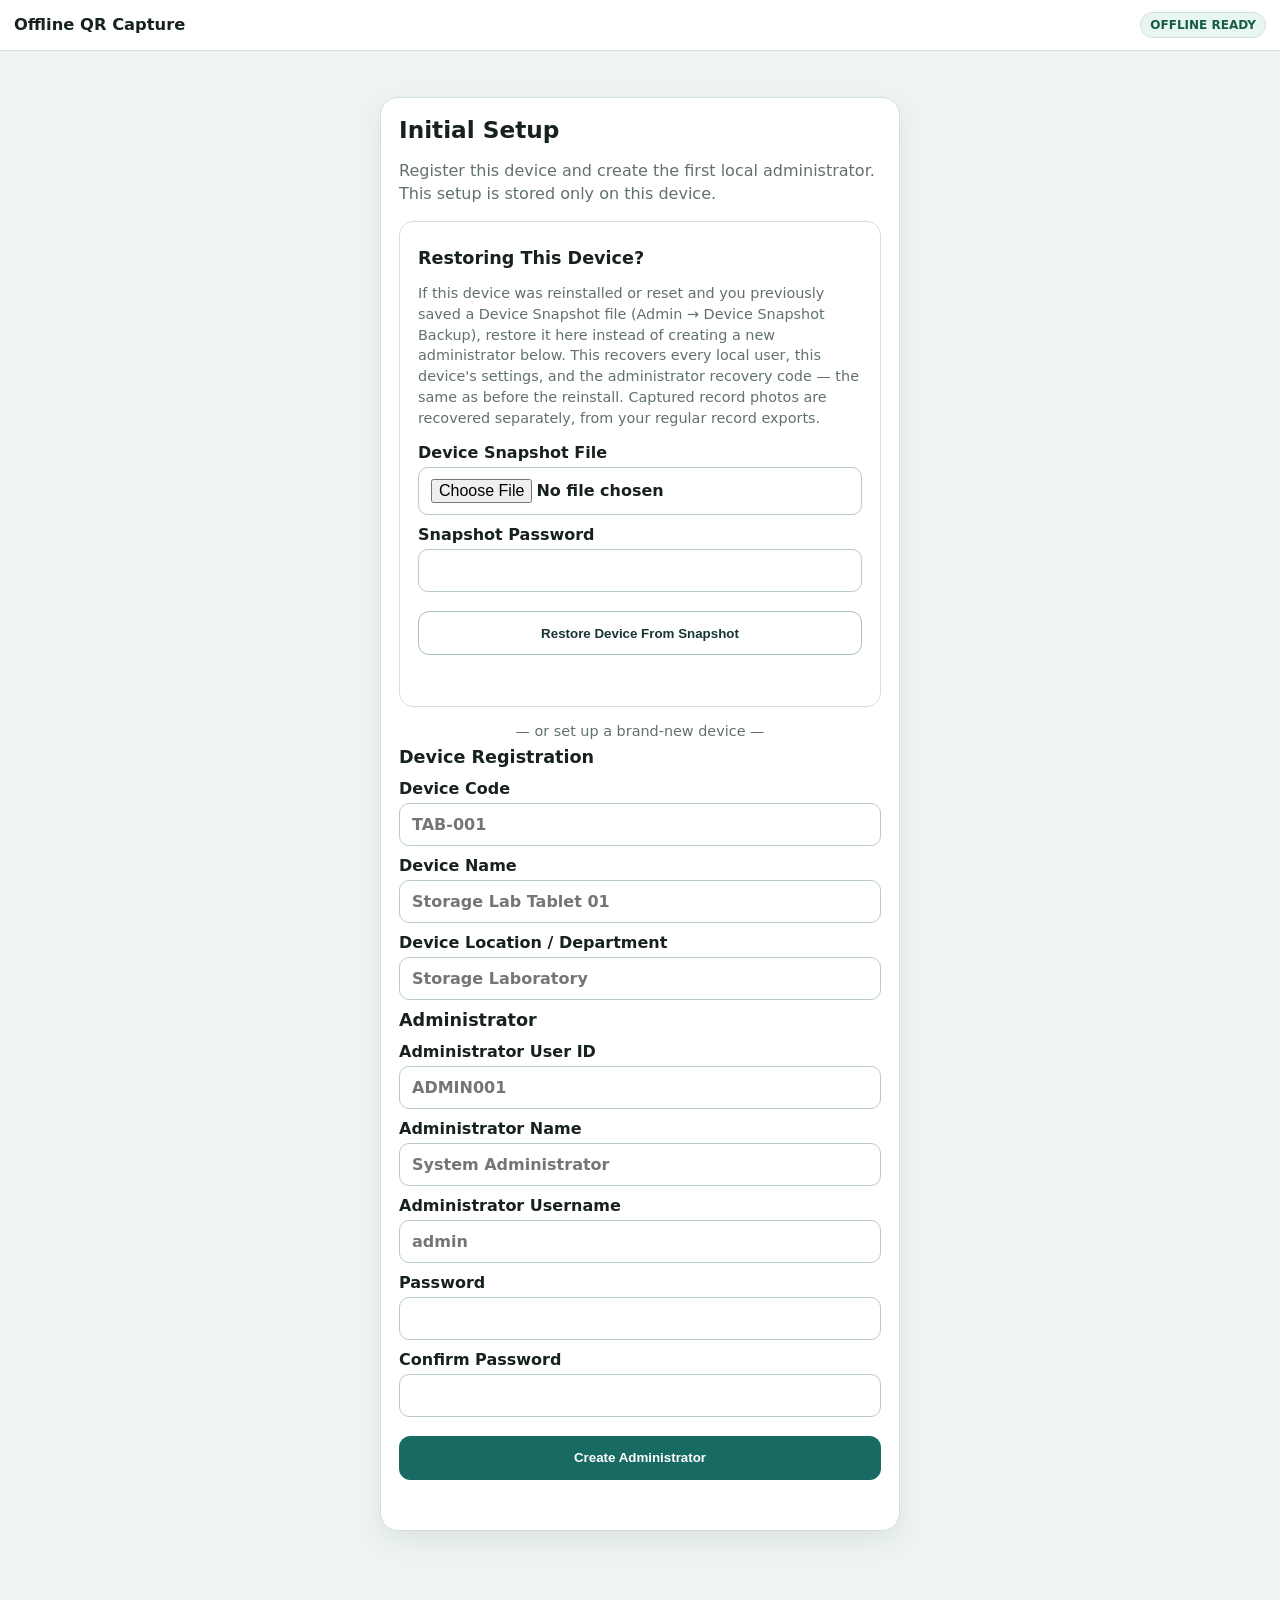
<file: index.html>
<!doctype html>
<html lang="en">
<head>
  <meta charset="utf-8">
  <meta name="viewport" content="width=device-width,initial-scale=1,viewport-fit=cover">
  <meta name="theme-color" content="#176b63">
  <meta name="apple-mobile-web-app-capable" content="yes">
  <meta name="mobile-web-app-capable" content="yes">
  <title>Offline QR Capture</title>
  <link rel="manifest" href="manifest.json">
  <link rel="stylesheet" href="assets/style.css">
</head>
<body>
  <header class="topbar">
    <div>
      <strong id="appTitle">Offline QR Capture</strong>
      <small id="userBadge" class="subtle"></small>
    </div>
    <div class="top-actions">
      <span id="offlineBadge" class="badge ok">OFFLINE READY</span>
      <button id="installBtn" class="button secondary hidden" type="button">Install App</button>
    </div>
  </header>

  <main id="app" class="shell">
    <section id="setupView" class="view hidden">
      <div class="card narrow">
        <h1>Initial Setup</h1>
        <p class="muted">Register this device and create the first local administrator. This setup is stored only on this device.</p>

        <div id="restoreDeviceBlock" class="card inner">
          <h2>Restoring This Device?</h2>
          <p class="muted small">If this device was reinstalled or reset and you previously saved a Device Snapshot file (Admin → Device Snapshot Backup), restore it here instead of creating a new administrator below. This recovers every local user, this device's settings, and the administrator recovery code — the same as before the reinstall. Captured record photos are recovered separately, from your regular record exports.</p>
          <label>Device Snapshot File<input id="restoreSnapshotFile" type="file" accept="application/json,.json"></label>
          <label>Snapshot Password<input id="restoreSnapshotPassword" type="password" autocomplete="off"></label>
          <button id="restoreSnapshotBtn" class="button full" type="button">Restore Device From Snapshot</button>
          <p id="restoreMsg" class="message"></p>
        </div>
        <div class="row" style="justify-content:center"><span class="muted small">— or set up a brand-new device —</span></div>

        <form id="setupForm">
          <h2>Device Registration</h2>
          <label>Device Code<input id="setupDeviceCode" required maxlength="40" placeholder="TAB-001"></label>
          <label>Device Name<input id="setupDeviceName" required maxlength="100" placeholder="Storage Lab Tablet 01"></label>
          <label>Device Location / Department<input id="setupDeviceLocation" maxlength="120" placeholder="Storage Laboratory"></label>
          <h2>Administrator</h2>
          <label>Administrator User ID<input id="setupCode" required maxlength="80" placeholder="ADMIN001"></label>
          <label>Administrator Name<input id="setupName" required maxlength="160" placeholder="System Administrator"></label>
          <label>Administrator Username<input id="setupUsername" required maxlength="80" autocomplete="username" placeholder="admin"></label>
          <label>Password<input id="setupPassword" type="password" minlength="8" required autocomplete="new-password"></label>
          <label>Confirm Password<input id="setupPassword2" type="password" minlength="8" required autocomplete="new-password"></label>
          <button class="button primary full" type="submit">Create Administrator</button>
          <p id="setupMsg" class="message"></p>
        </form>
        <div id="recoveryKit" class="card inner hidden">
          <h2>Administrator Recovery Code</h2>
          <p class="warning">Save this code outside the tablet. It can reset the local administrator password if it is forgotten.</p>
          <div id="recoveryCodeText" class="recovery-code"></div>
          <button id="downloadRecoveryBtn" class="button full" type="button">Download Recovery File</button>
          <button id="continueToLoginBtn" class="button primary full" type="button">I Saved the Recovery Code — Continue</button>
        </div>
      </div>
    </section>

    <section id="loginView" class="view hidden">
      <div class="card narrow">
        <h1>Sign In</h1>
        <p class="muted">All login checks happen locally on this device.</p>
        <form id="loginForm">
          <label>Username<input id="loginUsername" required autocomplete="username"></label>
          <label>Password
            <div class="input-row"><input id="loginPassword" type="password" required autocomplete="current-password"><button id="togglePassword" type="button" class="button secondary">Show</button></div>
          </label>
          <button class="button primary full" type="submit">Login</button>
          <button id="recoverAdminBtn" class="button secondary full" type="button">Recover Administrator Password</button>
          <p class="muted small">Use the recovery code saved during first-time setup. Recovery works only on this device.</p>
          <p id="loginMsg" class="message"></p>
        </form>
      </div>
    </section>

    <section id="dashboardView" class="view hidden">
      <div class="card hero">
        <h1>Dashboard</h1>
        <p><strong>User ID:</strong> <span id="dashUserCode"></span></p>
        <p><strong>Name:</strong> <span id="dashName"></span></p>
        <p><strong>Role:</strong> <span id="dashRole"></span></p>
        <p><strong>Device:</strong> <span id="dashDevice"></span></p>
        <p class="muted"><span id="versionText"></span></p>
      </div>
      <div class="stats">
        <div class="stat"><span>Today</span><strong id="todayCount">0</strong></div>
        <div class="stat"><span>Your Records</span><strong id="userCount">0</strong></div>
        <div class="stat"><span>Storage</span><strong id="storageText">—</strong></div>
      </div>
      <div class="card actions-card">
        <button id="newScanBtn" class="button primary big full" type="button">New Scan</button>
        <button id="viewRecordsBtn" class="button full" type="button">View Records</button>
        <button id="exportMineBtn" class="button full" type="button">Export New Records</button>
        <button id="reexportMineBtn" class="button secondary full" type="button">Re-export My Records</button>
        <button id="adminBtn" class="button full hidden" type="button">Admin</button>
        <button id="logoutBtn" class="button danger full" type="button">Log Out</button>
      </div>
      <div id="backupReminder" class="card warning hidden"></div>
    </section>

    <section id="scanView" class="view hidden">
      <div class="card">
        <div class="row between"><div><h1>New Scan</h1><p class="muted">User: <strong id="scanUserCode"></strong></p></div><button id="scanBackBtn" class="button secondary" type="button">Back</button></div>
        <p>Point the camera at the bottle and keep <strong>one Label A</strong> and <strong>one Label B</strong> visible in the same frame. Scanning is automatic. The app continuously tries cylindrical un-distortion presets until both valid labels are decoded.</p>
        <div id="cameraStage" class="camera-stage live-scan-stage">
          <video id="cameraVideo" autoplay playsinline muted></video>
          <div class="scan-guide" aria-hidden="true"><div class="scan-guide-box"></div></div>
        </div>
        <div class="scan-status-grid" aria-live="polite">
          <div id="labelAStatus" class="scan-status"><span>Label A</span><strong>Searching...</strong></div>
          <div id="labelBStatus" class="scan-status"><span>Label B</span><strong>Searching...</strong></div>
        </div>
        <div id="cameraControls" class="actions">
          <button id="switchCameraBtn" class="button secondary big" type="button">Switch Camera</button>
          <button id="torchBtn" class="button secondary big hidden" type="button">Torch Off</button>
          <button id="cancelScanBtn" class="button danger big" type="button">Cancel</button>
        </div>
        <div id="processPanel" class="process hidden"><div class="spinner"></div><strong id="processText">Processing...</strong></div>
        <p id="scanMsg" class="message"></p>
      </div>
    </section>

    <section id="successView" class="view hidden">
      <div class="card narrow success-card">
        <div class="success-icon">✓</div>
        <h1>Record Saved Locally</h1>
        <div id="successDetails" class="details"></div>
        <button id="successNewBtn" class="button primary full" type="button">New Scan</button>
        <button id="successViewBtn" class="button full" type="button">View Record</button>
        <button id="successDashBtn" class="button secondary full" type="button">Dashboard</button>
      </div>
    </section>

    <section id="recordsView" class="view hidden">
      <div class="card">
        <div class="row between"><div><h1 id="recordsHeading">My Records</h1><p id="recordsSub" class="muted"></p></div><button id="recordsBackBtn" class="button secondary" type="button">Back</button></div>
        <div class="filters">
          <label>Search QR<input id="recordSearch" placeholder="QR text"></label>
          <label>From<input id="recordFrom" type="date"></label>
          <label>To<input id="recordTo" type="date"></label>
          <label>Sort<select id="recordSort"><option value="desc">Newest first</option><option value="asc">Oldest first</option></select></label>
          <label id="adminUserFilterWrap" class="hidden">User<select id="adminUserFilter"><option value="">All users</option></select></label>
        </div>
        <div class="row"><button id="listModeBtn" class="button secondary" type="button">List</button><button id="galleryModeBtn" class="button secondary" type="button">Gallery</button></div>
        <div class="engine-legend" aria-label="Engine side color legend"><span class="legend-chip legend-left">LH / Left engine</span><span class="legend-chip legend-right">RH / Right engine</span><span class="legend-chip legend-unknown">? / Unknown side</span></div>
        <p class="muted small">Records are grouped by capture date. Engine-side colors are a visual review aid and do not automatically mark a record as incorrect.</p>
        <div id="recordsList" class="records-list"></div>
        <button id="loadMoreBtn" class="button full hidden" type="button">Load More</button>
        <p id="recordsMsg" class="message"></p>
      </div>
    </section>

    <section id="detailView" class="view hidden">
      <div class="card">
        <div class="row between"><h1>Record Details</h1><button id="detailBackBtn" class="button secondary" type="button">Back</button></div>
        <img id="detailImage" class="detail-image" alt="Saved capture">
        <div id="detailMeta" class="details"></div>
        <button id="engineHoursBtn" class="button full" type="button">Add / Update Engine Hours</button>
        <button id="deleteRecordBtn" class="button danger full hidden" type="button">Pseudo-delete Record</button>
      </div>
    </section>

    <section id="adminView" class="view hidden">
      <div class="card">
        <div class="row between"><div><h1>Admin</h1><p class="muted">Manage local users, settings and records.</p></div><button id="adminBackBtn" class="button secondary" type="button">Back</button></div>
        <div class="admin-grid">
          <form id="createUserForm" class="inner card">
            <h2>Create User</h2>
            <label>User ID<input id="newUserCode" required maxlength="80"></label>
            <label>Full Name<input id="newUserName" required maxlength="160"></label>
            <label>Username<input id="newUsername" required maxlength="80"></label>
            <label>Password<input id="newUserPassword" type="password" minlength="8" required></label>
            <label>Role<select id="newUserRole"><option value="user">User</option><option value="admin">Admin</option></select></label>
            <button class="button primary full" type="submit">Create User</button>
          </form>
          <div class="inner card">
            <h2>Settings</h2>
            <label>GPS Required<select id="gpsRequired"><option value="1">Yes</option><option value="0">No</option></select></label>
            <label>Image max width<input id="imageMaxWidth" type="number" min="640" max="4096" value="1600"></label>
            <label>JPEG quality (0.50–0.95)<input id="jpegQuality" type="number" min="0.5" max="0.95" step="0.05" value="0.8"></label>
            <label>User may pseudo-delete records<select id="allowUserDelete"><option value="0">No</option><option value="1">Yes</option></select></label>
            <label>Device Code<input id="deviceCode" maxlength="40"></label>
            <label>Device Name<input id="deviceName" maxlength="100"></label>
            <label>Device Location<input id="deviceLocation" maxlength="120"></label>
            <label>Oil Specification<input id="oilSpec" maxlength="80" value="Turbonic210A"></label>
            <button id="saveSettingsBtn" class="button primary full" type="button">Save Settings</button>
          </div>
        </div>
        <p id="adminMsg" class="message"></p>

        <h2>Existing Users</h2>
        <div class="tablewrap"><table><thead><tr><th>User ID</th><th>Name</th><th>Username</th><th>Role</th><th>Status</th><th>Actions</th></tr></thead><tbody id="usersTable"></tbody></table></div>

        <div class="card inner">
          <h2>Device Snapshot Backup (Reinstall Recovery)</h2>
          <p class="muted">Creates one encrypted file with every local user, this device's settings, and the administrator recovery verifier/state — everything a fresh install needs to restore the same local logins and device identity if it's ever uninstalled, reset, or replaced. It does not include captured record photos; use the exports above/below for those. Take a fresh snapshot any time users or settings change.</p>
          <p id="snapshotReminderMsg" class="muted small"></p>
          <div class="actions"><button id="exportSnapshotBtn" class="button" type="button">Export Device Snapshot</button></div>
          <p id="snapshotMsg" class="message"></p>
        </div>

        <div class="card inner">
          <h2>Multi-Device User Provisioning</h2>
          <p class="muted">Export the local user list as an encrypted package and import it on another authorized tablet. Device registration remains unique on each tablet.</p>
          <div class="actions">
            <button id="exportUsersBtn" class="button" type="button">Export Users Package</button>
            <button id="importUsersBtn" class="button" type="button">Import Users Package</button>
            <input id="importUsersFile" type="file" accept="application/json,.json" class="hidden">
          </div>
          <p id="provisionMsg" class="message"></p>
        </div>

        <div class="card inner">
          <h2>Local Data</h2>
          <div class="actions"><button id="viewAllRecordsBtn" class="button" type="button">View All Records</button><button id="exportAllPendingBtn" class="button" type="button">Export New Records (All Users)</button><button id="reexportAllBtn" class="button secondary" type="button">Re-export All Records</button></div>
          <p class="muted">Exports create a batch ID but do not permanently mark records as delivered. Records remain re-exportable. Each ZIP is limited to 100 records and approximately 120 MB of source images. Pseudo-deleted records are excluded.</p>
        </div>
      </div>
    </section>
  </main>

  <script src="assets/jszip.min.js"></script>
  <script src="assets/time.js"></script>
  <script src="assets/db.js"></script>
  <script src="assets/auth.js"></script>
  <script src="assets/camera.js"></script>
  <script src="assets/dewarp.js"></script>
  <script src="assets/label-schema.js"></script>
  <script src="assets/qr-reader.js"></script>
  <script src="assets/backup.js"></script>
  <script src="assets/app.js"></script>
</body>
</html>
</file>
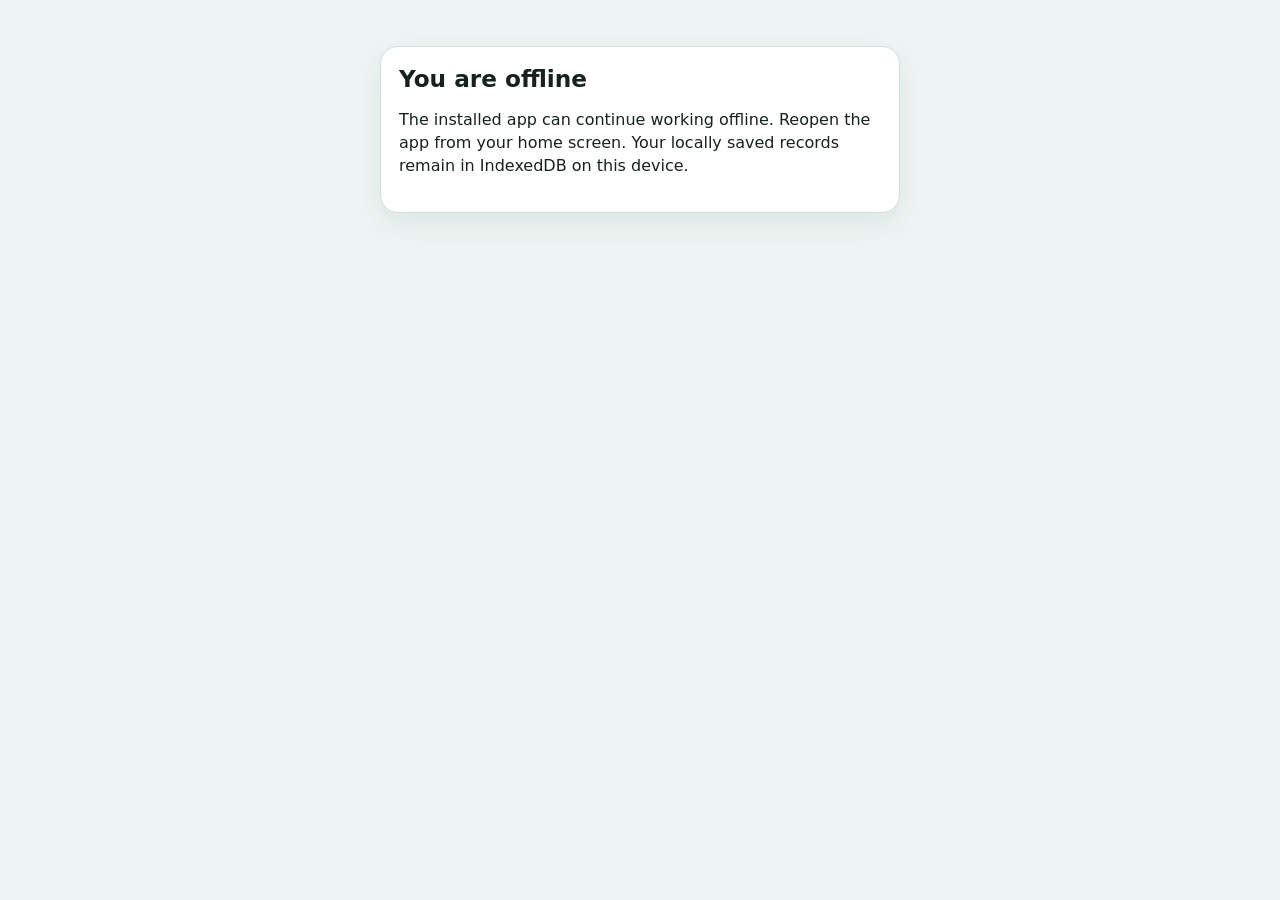
<file: offline.html>
<!doctype html><html><head><meta charset="utf-8"><meta name="viewport" content="width=device-width,initial-scale=1"><title>Offline QR Capture</title><link rel="stylesheet" href="assets/style.css"></head><body><main class="shell"><section class="card narrow"><h1>You are offline</h1><p>The installed app can continue working offline. Reopen the app from your home screen. Your locally saved records remain in IndexedDB on this device.</p></section></main></body></html>
</file>
<file: assets/style.css>
:root{font-family:system-ui,-apple-system,BlinkMacSystemFont,"Segoe UI",Roboto,Arial,sans-serif;color:#172120;background:#eef4f3;--primary:#176b63;--primary2:#0f514b;--danger:#a12b2b;--border:#d2dfdc;--muted:#60716e;--card:#fff;--shadow:0 10px 28px rgba(16,59,54,.08)}*{box-sizing:border-box}body{margin:0;min-height:100vh;background:#eef4f3}.topbar{position:sticky;top:0;z-index:10;display:flex;justify-content:space-between;gap:12px;align-items:center;padding:12px max(14px,env(safe-area-inset-left));background:#fff;border-bottom:1px solid var(--border)}.topbar strong{display:block;font-size:1.02rem}.topbar small{display:block;margin-top:2px}.top-actions{display:flex;align-items:center;gap:8px}.shell{width:min(100%,980px);margin:auto;padding:18px 14px 80px}.view.hidden,.hidden{display:none!important}.card{background:var(--card);border:1px solid var(--border);border-radius:18px;padding:18px;margin-bottom:16px;box-shadow:var(--shadow)}.card.inner{box-shadow:none;border-radius:14px}.narrow{max-width:520px;margin:28px auto}.hero{background:linear-gradient(145deg,#fff,#f6fbfa)}h1{font-size:1.45rem;margin:0 0 12px}h2{font-size:1.1rem;margin:8px 0 12px}p{line-height:1.45}.muted,.subtle{color:var(--muted)}label{display:block;font-weight:650;margin:10px 0}input,select,textarea{width:100%;font:inherit;border:1px solid #b9cbc7;border-radius:10px;padding:11px 12px;background:#fff;color:#172120;margin-top:5px}textarea{min-height:70px;resize:vertical}.input-row{display:flex;gap:8px}.input-row input{flex:1}.button{appearance:none;border:1px solid #a9c2bd;border-radius:11px;background:#fff;color:#173532;font-weight:750;padding:11px 14px;min-height:44px;cursor:pointer;text-decoration:none;display:inline-flex;align-items:center;justify-content:center;gap:6px}.button:disabled{opacity:.55;cursor:not-allowed}.button.primary{background:var(--primary);border-color:var(--primary);color:#fff}.button.primary:hover{background:var(--primary2)}.button.secondary{background:#edf5f3}.button.danger{background:#fff5f5;color:var(--danger);border-color:#e3bcbc}.button.full{width:100%;margin-top:9px}.button.big{font-size:1.08rem;min-height:54px}.actions{display:flex;gap:9px;flex-wrap:wrap;margin-top:14px}.actions-card{max-width:620px}.row{display:flex;gap:10px;align-items:center}.between{justify-content:space-between}.stats{display:grid;grid-template-columns:repeat(3,1fr);gap:10px;margin-bottom:16px}.stat{background:#fff;border:1px solid var(--border);border-radius:14px;padding:14px;text-align:center}.stat span{display:block;color:var(--muted);font-size:.84rem}.stat strong{display:block;font-size:1.35rem;margin-top:4px}.badge,.pill{display:inline-block;padding:5px 9px;border-radius:999px;font-size:.75rem;font-weight:800;border:1px solid var(--border);background:#f5f8f7}.badge.ok{background:#e8f6f0;color:#175d45}.warning{background:#fff7e8;border:1px solid #f0d79d;border-radius:12px;padding:12px;color:#73591d}.message{min-height:1.4em;margin:10px 0 0}.message.error{color:#9a2323}.message.success{color:#176b45}.camera-stage{background:#111;border-radius:16px;overflow:hidden;min-height:280px;display:flex;align-items:center;justify-content:center}.camera-stage video,.preview{display:block;width:100%;max-height:68vh;object-fit:contain;background:#111}.process{display:flex;align-items:center;gap:10px;margin:14px 0}.spinner{width:22px;height:22px;border:3px solid #d8e5e2;border-top-color:var(--primary);border-radius:50%;animation:spin 1s linear infinite}@keyframes spin{to{transform:rotate(360deg)}}.success-card{text-align:center}.success-icon{width:64px;height:64px;margin:0 auto 12px;border-radius:50%;background:#dff3e8;color:#176b45;display:grid;place-items:center;font-size:2rem;font-weight:900}.details{display:grid;gap:8px;text-align:left}.detail-row{display:grid;grid-template-columns:minmax(110px,35%) 1fr;gap:10px;padding:8px 0;border-bottom:1px solid #edf2f1;word-break:break-word}.filters{display:grid;grid-template-columns:repeat(4,minmax(0,1fr));gap:10px}.records-list{display:grid;gap:12px;margin-top:14px}.records-list.gallery{grid-template-columns:repeat(3,minmax(0,1fr))}.record{border:1px solid var(--border);border-radius:14px;padding:11px;background:#fff;cursor:pointer}.record:hover{border-color:#91b8b0}.record img{width:96px;height:96px;object-fit:cover;border-radius:10px;background:#ddd}.record-row{display:flex;gap:12px}.record-meta{flex:1;min-width:0}.record-meta p{margin:4px 0;font-size:.9rem;word-break:break-word}.gallery .record-row{display:block}.gallery .record img{width:100%;height:180px}.detail-image{width:100%;max-height:70vh;object-fit:contain;background:#111;border-radius:14px;margin:8px 0 15px}.admin-grid{display:grid;grid-template-columns:1fr 1fr;gap:14px}.tablewrap{overflow:auto}table{width:100%;border-collapse:collapse}th,td{padding:10px;border-bottom:1px solid #e4ecea;text-align:left;vertical-align:top;white-space:nowrap}th{font-size:.82rem;color:var(--muted)}.file-button{cursor:pointer}@media(max-width:700px){.stats{grid-template-columns:1fr 1fr}.stats .stat:last-child{grid-column:1/-1}.filters{grid-template-columns:1fr 1fr}.admin-grid{grid-template-columns:1fr}.records-list.gallery{grid-template-columns:1fr 1fr}.topbar{align-items:flex-start;flex-direction:column}.top-actions{width:100%;justify-content:space-between}}@media(max-width:430px){.filters{grid-template-columns:1fr}.records-list.gallery{grid-template-columns:1fr}.detail-row{grid-template-columns:1fr}.record img{width:82px;height:82px}}

.recovery-code{font-family:ui-monospace,SFMono-Regular,Menlo,Consolas,monospace;font-size:1.35rem;font-weight:800;letter-spacing:.08em;padding:1rem;border:2px dashed #176b63;border-radius:12px;background:#f4fbf9;text-align:center;word-break:break-word}.small{font-size:.9rem}
.live-scan-stage{position:relative}.scan-guide{position:absolute;inset:0;pointer-events:none;display:grid;place-items:center}.scan-guide-box{width:88%;height:48%;border:2px solid rgba(255,255,255,.82);border-radius:18px;box-shadow:0 0 0 999px rgba(0,0,0,.06) inset}.scan-status-grid{display:grid;grid-template-columns:1fr 1fr;gap:10px;margin-top:12px}.scan-status{border:1px solid var(--border);border-radius:12px;padding:10px 12px;background:#fff}.scan-status span{display:block;color:var(--muted);font-size:.82rem}.scan-status strong{display:block;margin-top:3px}.scan-status.found{background:#e8f6f0;border-color:#9dcfbc;color:#175d45}@media(max-width:430px){.scan-status-grid{grid-template-columns:1fr 1fr}.scan-guide-box{height:42%}}


/* Records: engine-side visual tracking and date grouping (release 0.2). */
.engine-legend{display:flex;gap:8px;flex-wrap:wrap;margin-top:12px}.legend-chip{display:inline-flex;align-items:center;padding:6px 10px;border-radius:999px;font-size:.8rem;font-weight:800;border:1px solid}.legend-left{background:#eef6ff;border-color:#aacbf2;color:#245f9d}.legend-right{background:#eef9f0;border-color:#abd7b3;color:#2f783e}.legend-unknown{background:#fffaf0;border-color:#e6d3a8;color:#8a651f}
.record-date-heading{grid-column:1/-1;display:flex;align-items:center;justify-content:space-between;gap:12px;margin:10px 0 0;padding:10px 12px;border-bottom:2px solid #c8d7d4;color:#28413d;background:transparent}.record-date-heading strong{font-size:1rem}.record-date-heading span{font-size:.82rem;color:var(--muted);font-weight:700}.record{transition:border-color .15s ease,box-shadow .15s ease}.record.engine-left{background:#eef6ff;border-color:#aacbf2;border-left:5px solid #2f77c7}.record.engine-left:hover{border-color:#6ea5df;box-shadow:0 8px 22px rgba(47,119,199,.10)}.record.engine-right{background:#eef9f0;border-color:#abd7b3;border-left:5px solid #3f9651}.record.engine-right:hover{border-color:#79b985;box-shadow:0 8px 22px rgba(63,150,81,.10)}.record.engine-unknown{background:#fffaf0;border-color:#e6d3a8;border-left:5px solid #b98a2f}.record-title-line{display:flex;align-items:center;justify-content:space-between;gap:10px}.engine-side-badge{display:inline-flex;align-items:center;justify-content:center;min-width:38px;padding:4px 9px;border-radius:999px;font-size:.76rem;font-weight:900;letter-spacing:.04em;border:1px solid currentColor;background:rgba(255,255,255,.68)}.engine-left .engine-side-badge{color:#245f9d}.engine-right .engine-side-badge{color:#2f783e}.engine-unknown .engine-side-badge{color:#8a651f}.gallery .record-date-heading{grid-column:1/-1}@media(max-width:430px){.record-date-heading{align-items:flex-start;flex-direction:column;gap:2px}.record-title-line{align-items:flex-start}}
</file>
